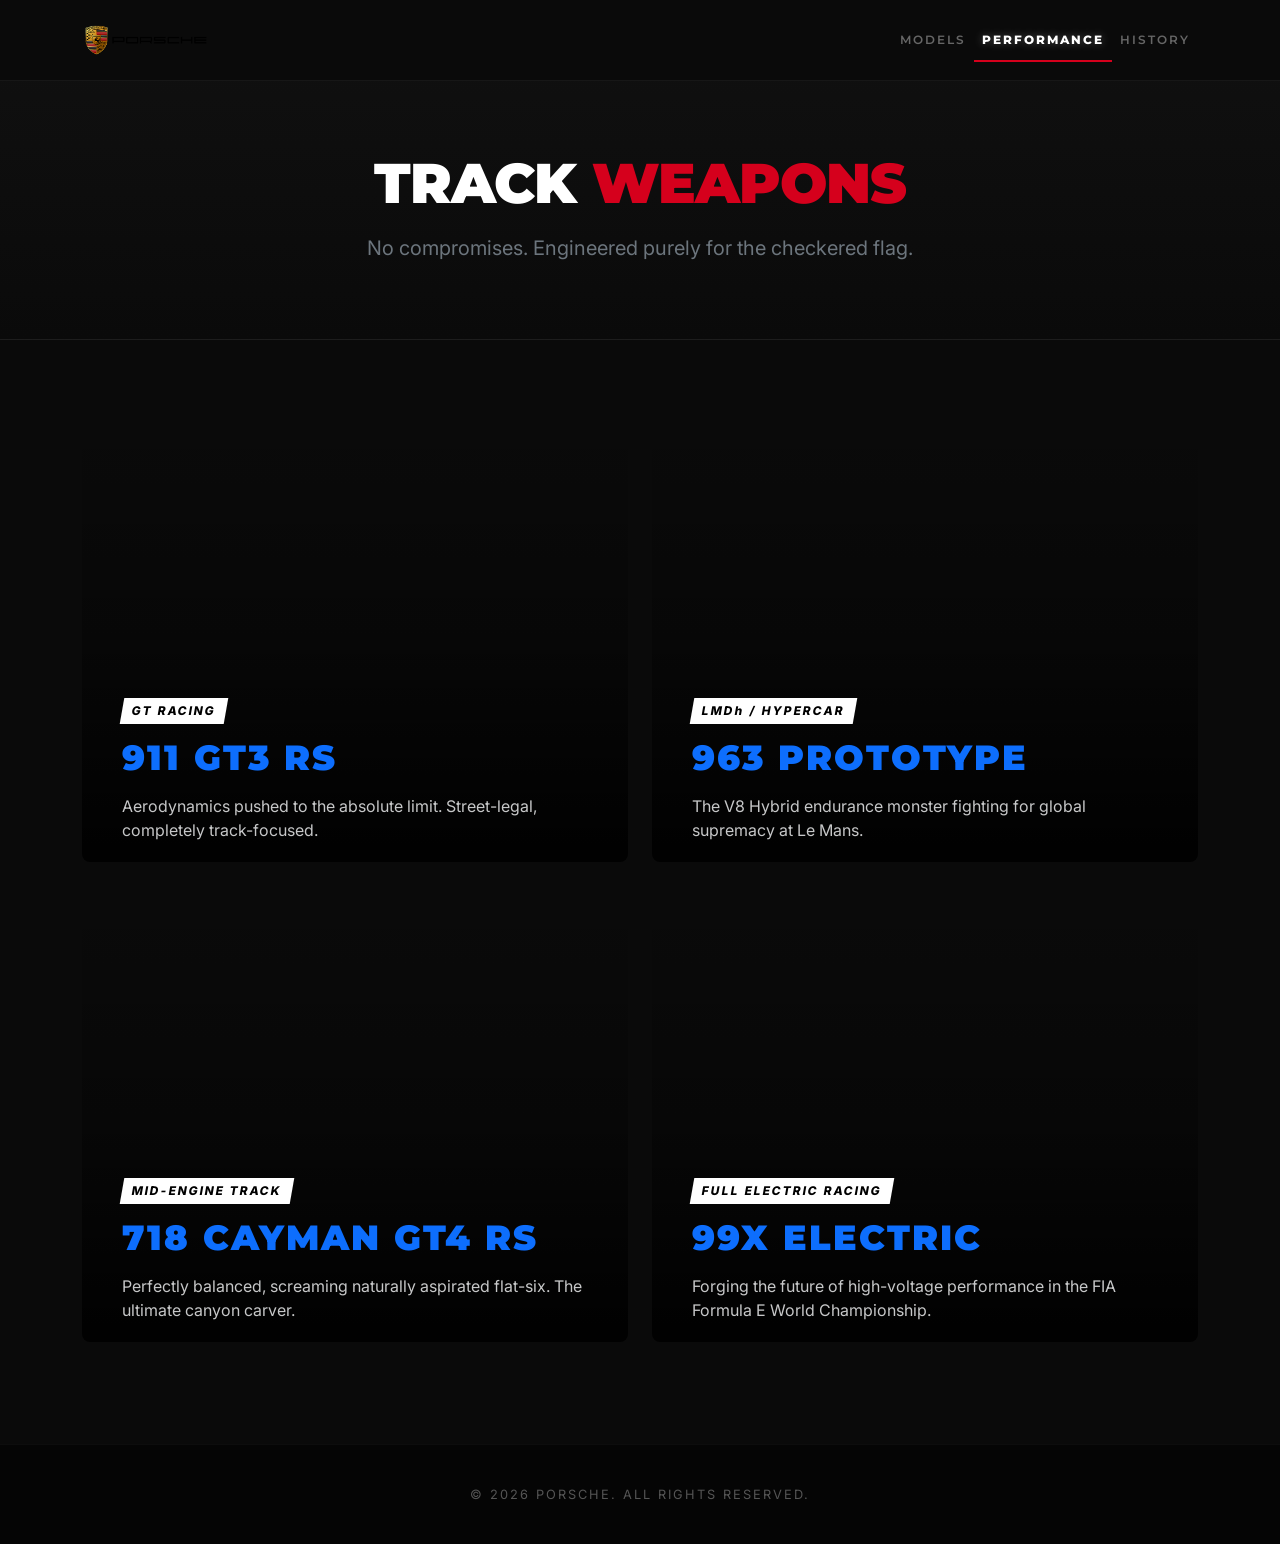
<file: performance.html>
<!DOCTYPE html>
<html lang="en">

<head>
    <meta charset="UTF-8">
    <meta name="viewport" content="width=device-width, initial-scale=1.0">
    <title>Porsche | Track Performance</title>

    <link href="https://cdn.jsdelivr.net/npm/bootstrap@5.3.3/dist/css/bootstrap.min.css" rel="stylesheet">
    <link
        href="https://fonts.googleapis.com/css2?family=Montserrat:wght@400;700;800;900&family=Inter:wght@300;400;500;600&display=swap"
        rel="stylesheet">

    <style>
        :root {
            --red: #d5001c;
            --black-dark: #0a0a0a;
            --transition-race: cubic-bezier(0.165, 0.84, 0.44, 1);
        }

        body {
            background-color: var(--black-dark);
            font-family: 'Inter', sans-serif;
            color: #ffffff;
            overflow-x: hidden;
        }

        h1,
        h2,
        h3 {
            font-family: 'Montserrat', sans-serif;
            text-transform: uppercase;
            letter-spacing: 2px;
        }

        /* --- NAVBAR --- */
        .navbar {
            background: rgba(10, 10, 10, 0.9) !important;
            backdrop-filter: blur(20px);
            border-bottom: 1px solid rgba(255, 255, 255, 0.05);
            padding: 15px 0;
        }

        .logo-img {
            height: 40px;
        }

        .nav-link {
            font-family: 'Montserrat', sans-serif;
            font-size: 0.75rem;
            font-weight: 600;
            letter-spacing: 2px;
            color: #666666 !important;
            text-transform: uppercase;
            transition: all 0.3s ease;
            position: relative;
        }

        .nav-link:hover {
            color: #fff !important;
        }

        .nav-link.active-menu {
            color: #ffffff !important;
            font-weight: 800;
            text-shadow: 0 0 10px rgba(255, 255, 255, 0.3);
        }

        .nav-link.active-menu::after {
            content: '';
            position: absolute;
            bottom: -5px;
            left: 0;
            width: 100%;
            height: 2px;
            background-color: var(--red);
        }

        /* --- PAGE HEADER --- */
        .page-header {
            padding: 150px 0 60px;
            text-align: center;
            background: linear-gradient(180deg, #111 0%, var(--black-dark) 100%);
            border-bottom: 1px solid rgba(255, 255, 255, 0.05);
        }

        .page-header h1 {
            font-weight: 900;
            font-size: 3.5rem;
            letter-spacing: -1px;
        }

        .page-header span {
            color: var(--red);
        }

        /* --- PERFORMANCE CARDS --- */
        .perf-card {
            position: relative;
            height: 450px;
            border-radius: 8px;
            overflow: hidden;
            display: flex;
            align-items: flex-end;
            margin-bottom: 30px;
            cursor: pointer;
        }

        .perf-bg {
            position: absolute;
            top: 0;
            left: 0;
            width: 100%;
            height: 100%;
            background-size: cover;
            background-position: center;
            transition: transform 0.8s var(--transition-race);
            z-index: 1;
        }

        .perf-overlay {
            position: absolute;
            top: 0;
            left: 0;
            width: 100%;
            height: 100%;
            background: linear-gradient(0deg, rgba(0, 0, 0, 0.95) 0%, rgba(0, 0, 0, 0.3) 50%, rgba(0, 0, 0, 0) 100%);
            z-index: 2;
            transition: background 0.5s ease;
        }

        .perf-card:hover .perf-bg {
            transform: scale(1.05) rotate(1deg);
        }

        .perf-card:hover .perf-overlay {
            background: linear-gradient(0deg, rgba(213, 0, 28, 0.85) 0%, rgba(0, 0, 0, 0.5) 60%, rgba(0, 0, 0, 0) 100%);
        }

        .perf-content {
            position: relative;
            z-index: 3;
            padding: 40px;
            transform: translateY(20px);
            transition: transform 0.5s var(--transition-race);
        }

        .perf-card:hover .perf-content {
            transform: translateY(0);
        }

        .perf-badge {
            background: white;
            color: black;
            font-size: 0.75rem;
            font-weight: 800;
            padding: 4px 10px;
            letter-spacing: 2px;
            margin-bottom: 15px;
            display: inline-block;
            transform: skew(-10deg);
        }

        .perf-title {
            font-size: 2.2rem;
            font-weight: 900;
            margin: 0;
            line-height: 1.1;
        }

        /* --- ANIMATIONS --- */
        .anim-up {
            opacity: 0;
            transform: translateY(50px);
            transition: opacity 1s var(--transition-race), transform 1s var(--transition-race);
        }

        .anim-show {
            opacity: 1 !important;
            transform: translateY(0) !important;
        }

        .navbar-toggler {
            border: 1px solid rgba(255, 255, 255, 0.2);
            padding: 6px 10px;
            border-radius: 6px;
        }

        .navbar-toggler:focus {
            box-shadow: 0 0 0 2px rgba(213, 0, 28, 0.5);
            outline: none;
        }

        /* --- MOBILE RESPONSIVE RULES --- */
        @media (max-width: 991.98px) {
            .navbar {
                padding: 12px 0;
            }

            .navbar-collapse {
                background: rgba(12, 12, 12, 0.98);
                backdrop-filter: blur(25px);
                -webkit-backdrop-filter: blur(25px);
                border: 1px solid rgba(255, 255, 255, 0.08);
                border-radius: 12px;
                padding: 18px 20px;
                margin-top: 12px;
                box-shadow: 0 15px 35px rgba(0, 0, 0, 0.7);
            }

            .navbar-nav {
                text-align: center;
                gap: 5px;
            }

            .nav-link {
                padding: 10px 0 !important;
                font-size: 0.85rem !important;
                border-bottom: 1px solid rgba(255, 255, 255, 0.04);
            }

            .nav-item:last-child .nav-link {
                border-bottom: none;
            }
        }

        @media (max-width: 768px) {
            .page-header {
                padding: 100px 15px 40px;
            }

            .page-header h1 {
                font-size: clamp(2rem, 7vw, 2.6rem);
                letter-spacing: -0.5px;
            }

            .page-header p {
                font-size: 0.95rem !important;
            }

            .perf-card {
                height: 380px;
                margin-bottom: 24px;
            }

            .perf-content {
                padding: 24px 20px;
                transform: translateY(0);
            }

            .perf-title {
                font-size: clamp(1.4rem, 6vw, 1.8rem);
            }

            footer {
                padding: 30px 15px;
                font-size: 0.75rem;
            }
        }

        @media (max-width: 480px) {
            .logo-img {
                height: 32px;
            }

            .page-header {
                padding: 85px 15px 30px;
            }

            .page-header h1 {
                font-size: clamp(1.75rem, 8vw, 2.2rem);
            }

            .perf-card {
                height: 340px;
            }

            .perf-content {
                padding: 20px 16px;
            }

            .perf-title {
                font-size: 1.35rem;
            }

            .perf-content p {
                font-size: 0.82rem !important;
            }
        }

        footer {
            background-color: #050505;
            padding: 40px 0;
            border-top: 1px solid rgba(255, 255, 255, 0.03);
            text-align: center;
            font-size: 0.8rem;
            letter-spacing: 2px;
            color: #555;
        }
    </style>
</head>

<body>

    <nav class="navbar navbar-expand-lg navbar-dark fixed-top">
        <div class="container">
            <a class="navbar-brand" href="index.html">
                <img src="asset/pngimg.com - porsche_logo_PNG9.png" class="logo-img" alt="Porsche Logo">
            </a>
            <button class="navbar-toggler" data-bs-toggle="collapse" data-bs-target="#menu">
                <span class="navbar-toggler-icon"></span>
            </button>
            <div class="collapse navbar-collapse" id="menu">
                <ul class="navbar-nav ms-auto">
                    <li class="nav-item"><a class="nav-link" href="models.html">Models</a></li>
                    <li class="nav-item"><a class="nav-link active-menu" href="performance.html">Performance</a></li>
                    <li class="nav-item"><a class="nav-link" href="history.html">History</a></li>
                </ul>
            </div>
        </div>
    </nav>

    <header class="page-header anim-up">
        <div class="container">
            <h1>Track <span>Weapons</span></h1>
            <p class="text-secondary fs-5 mt-3">No compromises. Engineered purely for the checkered flag.</p>
        </div>
    </header>

    <section class="py-5">
        <div class="container py-4">
            <div class="row">
                <div class="col-lg-6 anim-up" style="transition-delay: 0.1s;">
                    <a href="" class="text-decoration-none d-block">
                        <div class="perf-card">
                            <div class="perf-bg"
                                style="background-image: url('https://res.cloudinary.com/dmwcbhehi/image/upload/c_thumb,w_3840,g_auto/f_auto/q_auto/v1/20230907-PorscheGT3RR_Profile_1920x1080_azlgmi?_a=BAVMn6ID0');">
                            </div>
                            <div class="perf-overlay"></div>
                            <div class="perf-content">
                                <div class="perf-badge">GT RACING</div>
                                <h3 class="perf-title">911 GT3 RS</h3>
                                <p class="text-light mt-3 mb-0" style="font-size: 1rem; opacity: 0.8;">Aerodynamics
                                    pushed to the absolute limit. Street-legal, completely track-focused.</p>
                            </div>
                        </div>
                    </a>
                </div>
                <div class="col-lg-6 anim-up" style="transition-delay: 0.2s;">
                    <a href="" class="text-decoration-none d-block">
                        <div class="perf-card">
                            <div class="perf-bg"
                                style="background-image: url('https://newsroom.porsche.com/.imaging/mte/porsche-templating-theme/image_690x388/dam/pnr/2024/Motorsports/963-test/M24_0590_fine.jpg/jcr:content/M24_0590_fine.jpg');">
                            </div>
                            <div class="perf-overlay"></div>
                            <div class="perf-content">
                                <div class="perf-badge">LMDh / HYPERCAR</div>
                                <h3 class="perf-title">963 PROTOTYPE</h3>
                                <p class="text-light mt-3 mb-0" style="font-size: 1rem; opacity: 0.8;">The V8 Hybrid
                                    endurance monster fighting for global supremacy at Le Mans.</p>
                            </div>
                        </div>
                    </a>
                </div>
                <div class="col-lg-6 anim-up" style="transition-delay: 0.1s;">
                    <a href="" class="text-decoration-none d-block">
                        <div class="perf-card">
                            <div class="perf-bg"
                                style="background-image: url('https://porschepictures.flowcenter.de/pmdb/thumbnail.cgi?id=308272&w=1035&h=582&crop=1&public=1&cs=9a89097f26e3ead8');">
                            </div>
                            <div class="perf-overlay"></div>
                            <div class="perf-content">
                                <div class="perf-badge">MID-ENGINE TRACK</div>
                                <h3 class="perf-title">718 CAYMAN GT4 RS</h3>
                                <p class="text-light mt-3 mb-0" style="font-size: 1rem; opacity: 0.8;">Perfectly
                                    balanced, screaming naturally aspirated flat-six. The ultimate canyon carver.</p>
                            </div>
                        </div>
                    </a>
                </div>
                <div class="col-lg-6 anim-up" style="transition-delay: 0.2s;">
                    <a href="" class="text-decoration-none d-block">
                        <div class="perf-card">
                            <div class="perf-bg"
                                style="background-image: url('https://newsroom.porsche.com/.imaging/mte/porsche-templating-theme/image_1080x624/dam/pnr/2022/Motorsports/Formula-E/99X-Electric-Gen-3/NR_5.jpeg/jcr:content/NR_5.jpeg');">
                            </div>
                            <div class="perf-overlay"></div>
                            <div class="perf-content">
                                <div class="perf-badge">FULL ELECTRIC RACING</div>
                                <h3 class="perf-title">99X ELECTRIC</h3>
                                <p class="text-light mt-3 mb-0" style="font-size: 1rem; opacity: 0.8;">Forging the
                                    future of high-voltage performance in the FIA Formula E World Championship.</p>
                            </div>
                        </div>
                    </a>
                </div>
            </div>
        </div>
    </section>

    <footer>
        <div class="container text-uppercase">
            <p class="mb-0">&copy; 2026 Porsche. All Rights Reserved.</p>
        </div>
    </footer>

    <script src="https://cdn.jsdelivr.net/npm/bootstrap@5.3.3/dist/js/bootstrap.bundle.min.js"></script>
    <script>
        const observerOptions = { threshold: 0.15, rootMargin: "0px 0px -50px 0px" };
        const animObserver = new IntersectionObserver((entries) => {
            entries.forEach(entry => {
                if (entry.isIntersecting) {
                    entry.target.classList.add('anim-show');
                    animObserver.unobserve(entry.target);
                }
            });
        }, observerOptions);
        document.querySelectorAll('.anim-up').forEach(el => animObserver.observe(el));
    </script>
</body>

</html>
</file>
